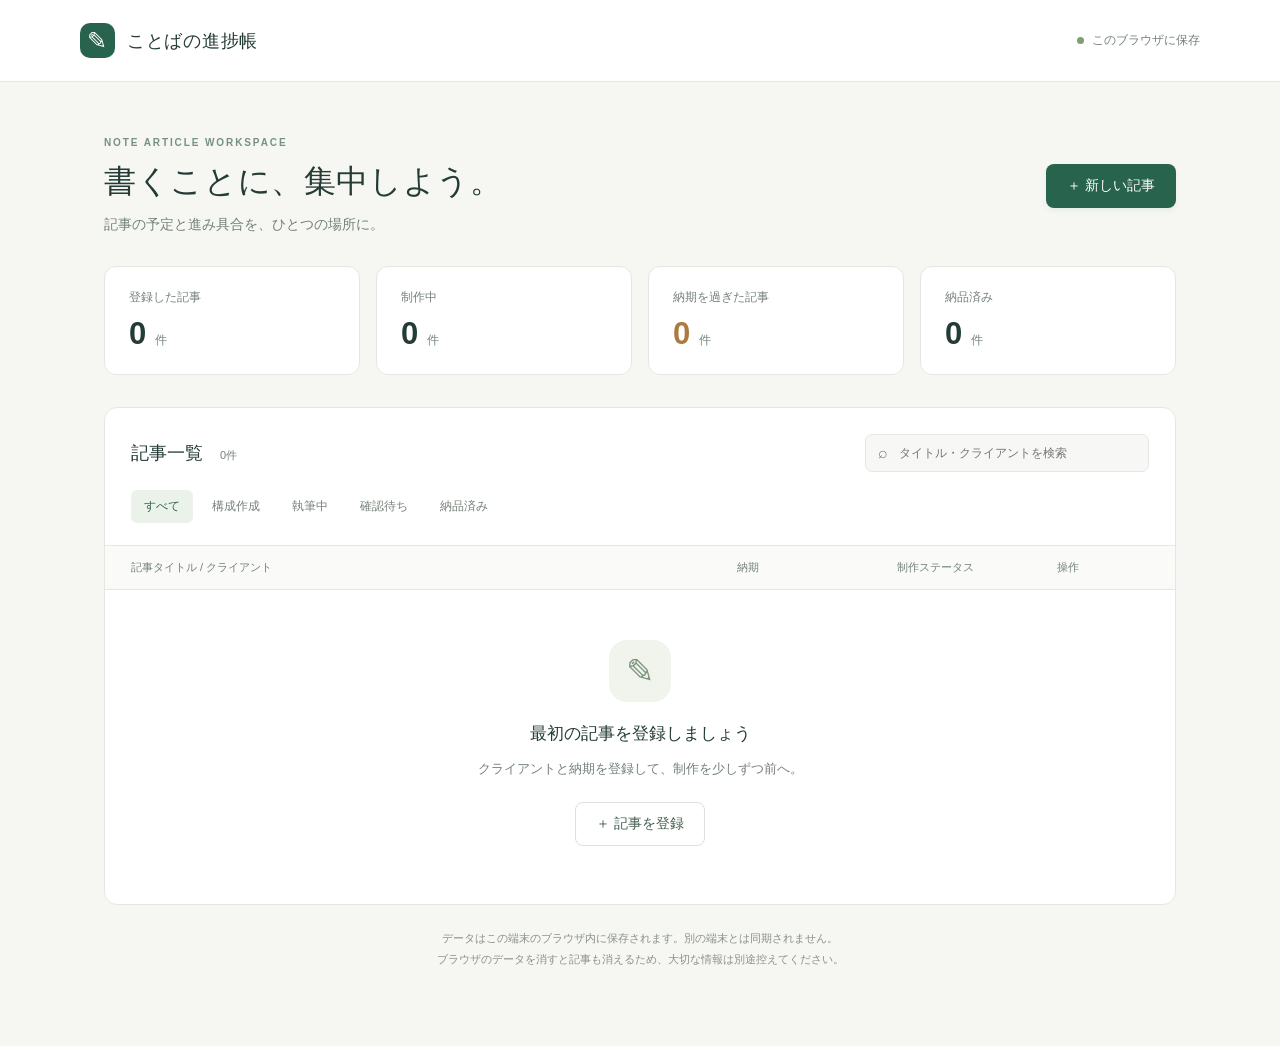
<file: index.html>
<!doctype html>
<html lang="ja">
<head>
  <meta charset="UTF-8">
  <meta name="viewport" content="width=device-width, initial-scale=1">
  <title>ことばの進捗帳 | note記事制作管理</title>
  <link rel="stylesheet" href="style.css">
  <script src="app.js" defer></script>
</head>
<body>
  <header class="topbar"><a class="brand" href="./"><span class="brand-icon" aria-hidden="true">✎</span>ことばの進捗帳</a><span class="local-label">このブラウザに保存</span></header>
  <main>
    <section class="intro"><div><p class="eyebrow">NOTE ARTICLE WORKSPACE</p><h1>書くことに、集中しよう。</h1><p class="subtitle">記事の予定と進み具合を、ひとつの場所に。</p></div><button class="primary" id="add-button">＋ 新しい記事</button></section>
    <section class="stats" aria-label="記事の集計"><div><span>登録した記事</span><strong id="total-count">0<small>件</small></strong></div><div><span>制作中</span><strong id="active-count">0<small>件</small></strong></div><div><span>納期を過ぎた記事</span><strong class="warning" id="overdue-count">0<small>件</small></strong></div><div><span>納品済み</span><strong id="done-count">0<small>件</small></strong></div></section>
    <section class="workspace" aria-labelledby="list-heading">
      <div class="list-header"><h2 id="list-heading">記事一覧 <span id="result-count">0件</span></h2><label class="search"><span aria-hidden="true">⌕</span><input id="search" type="search" placeholder="タイトル・クライアントを検索" aria-label="タイトル・クライアントを検索"></label></div>
      <div class="filters" role="group" aria-label="ステータスで絞り込み"><button class="filter selected" data-filter="all" aria-pressed="true">すべて</button><button class="filter" data-filter="構成作成" aria-pressed="false">構成作成</button><button class="filter" data-filter="執筆中" aria-pressed="false">執筆中</button><button class="filter" data-filter="確認待ち" aria-pressed="false">確認待ち</button><button class="filter" data-filter="納品済み" aria-pressed="false">納品済み</button></div>
      <div class="table-head" aria-hidden="true"><span>記事タイトル / クライアント</span><span>納期</span><span>制作ステータス</span><span>操作</span></div>
      <div id="article-list"></div>
      <div class="empty" id="empty-state"><div class="empty-icon" aria-hidden="true">✎</div><h3>最初の記事を登録しましょう</h3><p>クライアントと納期を登録して、制作を少しずつ前へ。</p><button class="secondary" id="empty-add">＋ 記事を登録</button></div>
    </section>
    <p class="storage-note">データはこの端末のブラウザ内に保存されます。別の端末とは同期されません。<br>ブラウザのデータを消すと記事も消えるため、大切な情報は別途控えてください。</p>
    <p id="notice" class="notice" role="status" aria-live="polite"></p>
  </main>
  <dialog id="article-dialog" aria-labelledby="dialog-title"><form id="article-form"><div class="dialog-header"><div><p class="eyebrow">ARTICLE DETAILS</p><h2 id="dialog-title">新しい記事</h2></div><button type="button" class="close" id="close-dialog" aria-label="閉じる">×</button></div><p class="form-help">すべての項目を入力してください。</p><label>クライアント名<input id="client" name="client" required maxlength="100" placeholder="例：株式会社ことば"></label><label>記事タイトル<input id="title" name="title" required maxlength="200" placeholder="例：新しい働き方をはじめるためのヒント"></label><div class="form-grid"><label>納期<input id="deadline" name="deadline" type="date" required min="1900-01-01" max="9999-12-31"></label><label>制作ステータス<select id="status" name="status"><option>構成作成</option><option>執筆中</option><option>確認待ち</option><option>納品済み</option></select></label></div><p id="form-error" class="form-error" role="alert"></p><div class="dialog-actions"><button type="button" class="secondary" id="cancel-dialog">キャンセル</button><button type="submit" class="primary">保存する</button></div></form></dialog>
</body>
</html>
</file>
<file: style.css>
:root{font-family: -apple-system,BlinkMacSystemFont,"Segoe UI","Hiragino Kaku Gothic ProN","Yu Gothic",Meiryo,sans-serif;color:#243b36;background:#f6f7f3;font-synthesis:none;--green:#28634e;--muted:#74817a;--border:#e4e8e1}*{box-sizing:border-box}body{margin:0}button,input,select{font:inherit}button{cursor:pointer}button,a,input,select{outline-offset:4px}button:focus-visible,a:focus-visible{outline:3px solid #77a78f}.topbar{height:82px;background:#fff;border-bottom:1px solid var(--border);display:flex;align-items:center;justify-content:space-between;padding:0 max(24px,calc((100vw - 1120px)/2))}.brand{display:flex;align-items:center;gap:12px;font-size:18px;font-weight:700;text-decoration:none;color:inherit;letter-spacing:.04em}.brand-icon{display:grid;place-items:center;background:var(--green);color:white;width:35px;height:35px;border-radius:10px;font-size:24px}.local-label{color:var(--muted);font-size:12px}.local-label:before{content:"";display:inline-block;width:7px;height:7px;background:#7e9e73;border-radius:50%;margin-right:8px}main{max-width:1120px;margin:0 auto;padding:55px 24px 30px}.intro{display:flex;justify-content:space-between;align-items:center;gap:20px;margin-bottom:32px}.eyebrow{font-size:10px;letter-spacing:.19em;color:#769081;font-weight:700;margin:0 0 12px}h1{font-size:32px;letter-spacing:.02em;margin:0 0 12px;font-weight:700}.subtitle{color:var(--muted);font-size:14px;margin:0}.primary,.secondary{border-radius:8px;padding:12px 20px;border:1px solid transparent;font-weight:600;font-size:14px}.primary{background:var(--green);color:white;box-shadow:0 3px 5px #254a3810}.primary:hover{background:#1d503e}.secondary{background:white;border-color:#dbe2da;color:#42604f}.secondary:hover{background:#f2f6ef}.stats{display:grid;grid-template-columns:repeat(4,1fr);gap:16px;margin-bottom:32px}.stats>div{background:white;border:1px solid var(--border);border-radius:12px;padding:22px 24px}.stats span{display:block;font-size:12px;color:var(--muted);margin-bottom:10px}.stats strong{font-size:31px;font-weight:600}.stats small{font-size:12px;font-weight:400;color:var(--muted);margin-left:9px}.stats .warning{color:#ae7940}.workspace{background:white;border:1px solid var(--border);border-radius:13px;overflow:hidden}.list-header{display:flex;justify-content:space-between;align-items:center;gap:20px;padding:26px 26px 18px}h2{font-size:18px;margin:0}.list-header h2 span{font-size:11px;font-weight:400;color:var(--muted);margin-left:12px}.search{display:flex;align-items:center;gap:8px;background:#f7f8f5;border:1px solid var(--border);border-radius:7px;padding:8px 12px;color:var(--muted)}.search input{background:transparent;border:0;width:240px;min-width:0;font-size:12px;padding:3px}.filters{display:flex;gap:6px;flex-wrap:wrap;padding:0 26px 22px}.filter{background:transparent;border:0;padding:8px 13px;color:#768179;border-radius:6px;font-size:12px}.filter.selected{background:#eaf2e9;color:#35664f;font-weight:700}.filter:hover{background:#f0f4ed}.table-head,.article{display:grid;grid-template-columns:minmax(0,1fr) 145px 145px 92px;gap:15px;align-items:center;padding:14px 26px}.table-head{border-top:1px solid var(--border);border-bottom:1px solid var(--border);background:#fafbf8;font-size:11px;color:var(--muted)}.article{padding-top:23px;padding-bottom:23px;border-bottom:1px solid #edf0ea}.article:last-child{border-bottom:0}.article-title{font-size:14px;font-weight:600;margin:0 0 7px;overflow-wrap:anywhere}.client-name{font-size:12px;color:var(--muted);overflow-wrap:anywhere}.deadline{font-size:13px}.late{color:#b4713c}.deadline small{display:block;font-size:10px;margin-top:5px}.badge{display:inline-block;border-radius:5px;padding:6px 10px;font-size:11px;font-weight:500;background:#edf0e8;color:#6e7961}.badge[data-status="執筆中"]{background:#e5efe9;color:#3c765b}.badge[data-status="確認待ち"]{background:#fcf0d9;color:#a17e36}.badge[data-status="納品済み"]{background:#e8eef3;color:#697e91}.row-actions{display:flex;gap:6px}.row-actions button{border:0;background:transparent;color:#587660;font-size:12px;padding:8px 3px}.row-actions .delete{color:#a68272}.empty{text-align:center;padding:50px 20px 58px}.empty-icon{display:grid;place-items:center;width:62px;height:62px;margin:0 auto 20px;border-radius:18px;background:#f0f4ec;font-size:34px;color:#7c947c}.empty h3{font-size:17px;margin:0 0 12px}.empty p{font-size:13px;color:var(--muted);line-height:1.8;margin:0 0 22px}.storage-note{text-align:center;color:#899189;font-size:11px;line-height:1.9;margin:23px 0 0}.notice{font-size:13px;text-align:center;color:var(--green);min-height:20px}dialog{border:1px solid var(--border);border-radius:16px;width:min(520px,calc(100% - 32px));padding:28px;box-shadow:0 20px 80px #193c3026;max-height:90vh;overflow:auto}dialog::backdrop{background:#20372e66}.dialog-header{display:flex;justify-content:space-between;align-items:center}.close{border:0;background:#f3f5f0;border-radius:50%;width:32px;height:32px;color:#637569;font-size:24px}.form-help{color:var(--muted);font-size:12px;margin:18px 0 24px}form label{display:block;font-size:13px;font-weight:600;margin-bottom:18px}form input,form select{display:block;width:100%;border:1px solid #d9e1d6;border-radius:7px;padding:12px;margin-top:8px;background:white;color:#31493c;font-size:14px;min-width:0}form input:focus,form select:focus{outline:2px solid #77a78f;outline-offset:1px}.form-grid{display:grid;grid-template-columns:1fr 1fr;gap:16px}.dialog-actions{display:flex;justify-content:flex-end;gap:10px;margin-top:20px}.form-error{color:#aa503e;font-size:12px} [hidden]{display:none!important}@media(max-width:700px){.topbar{height:68px;padding:0 20px}.brand{font-size:15px}.local-label{font-size:10px}main{padding:32px 16px 20px}.intro{align-items:flex-start;flex-direction:column;gap:22px}h1{font-size:26px}.subtitle{font-size:12px}.intro .primary{width:100%}.stats{grid-template-columns:repeat(2,1fr);gap:10px;margin-bottom:24px}.stats>div{padding:17px 19px}.stats strong{font-size:27px}.list-header{align-items:flex-start;flex-direction:column;gap:16px;padding:22px 18px 16px}.search{width:100%}.search input{width:100%}.filters{padding:0 14px 17px;gap:2px}.filter{padding:8px 10px}.table-head{display:none}.article{grid-template-columns:1fr auto;gap:16px;padding:20px 18px;border-top:1px solid var(--border);border-bottom:0}.article-details{grid-column:1/-1}.deadline{font-size:12px}.article-status{grid-column:2;grid-row:2;justify-self:end}.row-actions{grid-column:1/-1;justify-content:flex-end;border-top:1px dashed var(--border);padding-top:7px;margin-top:-5px}.row-actions button{padding:7px 10px}.empty{padding:38px 18px}.empty p{font-size:12px}.storage-note{text-align:left;font-size:10px}dialog{padding:22px}.form-grid{grid-template-columns:1fr;gap:0}.dialog-actions button{flex:1}}
</file>
